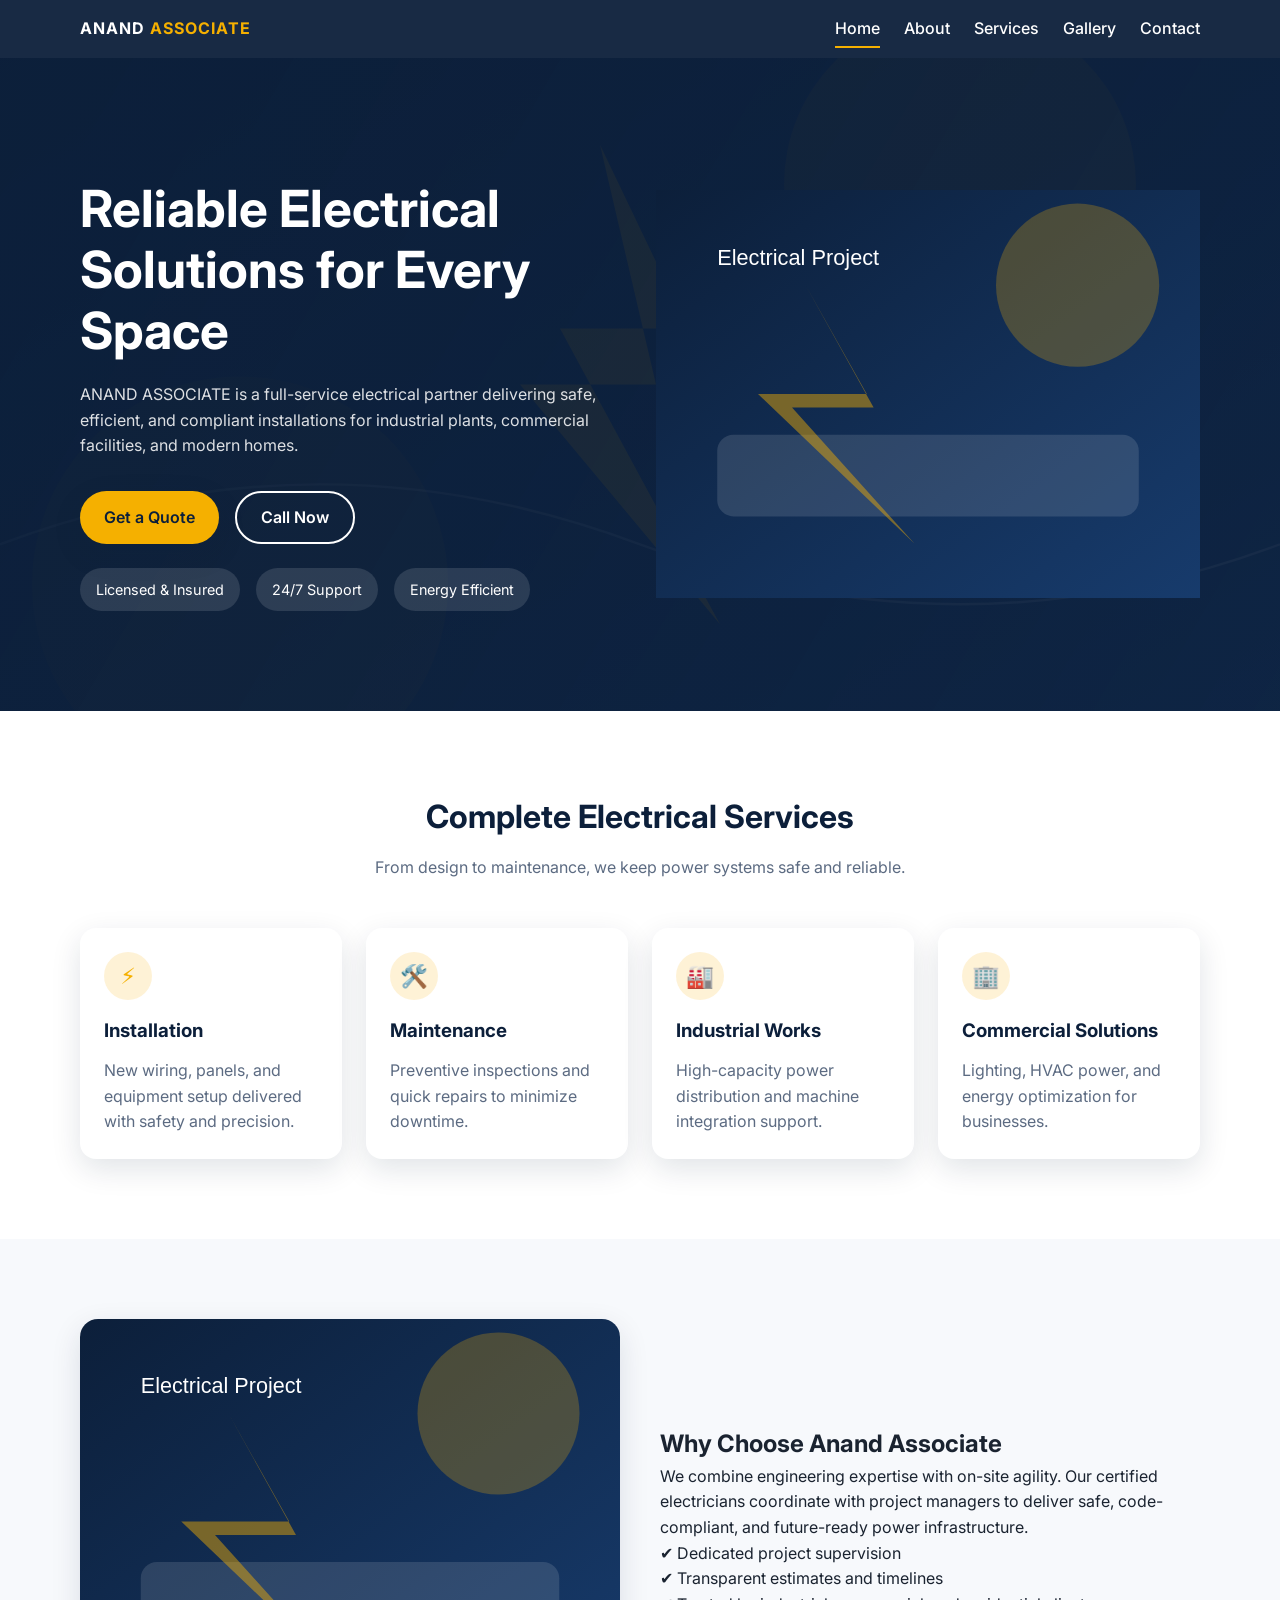
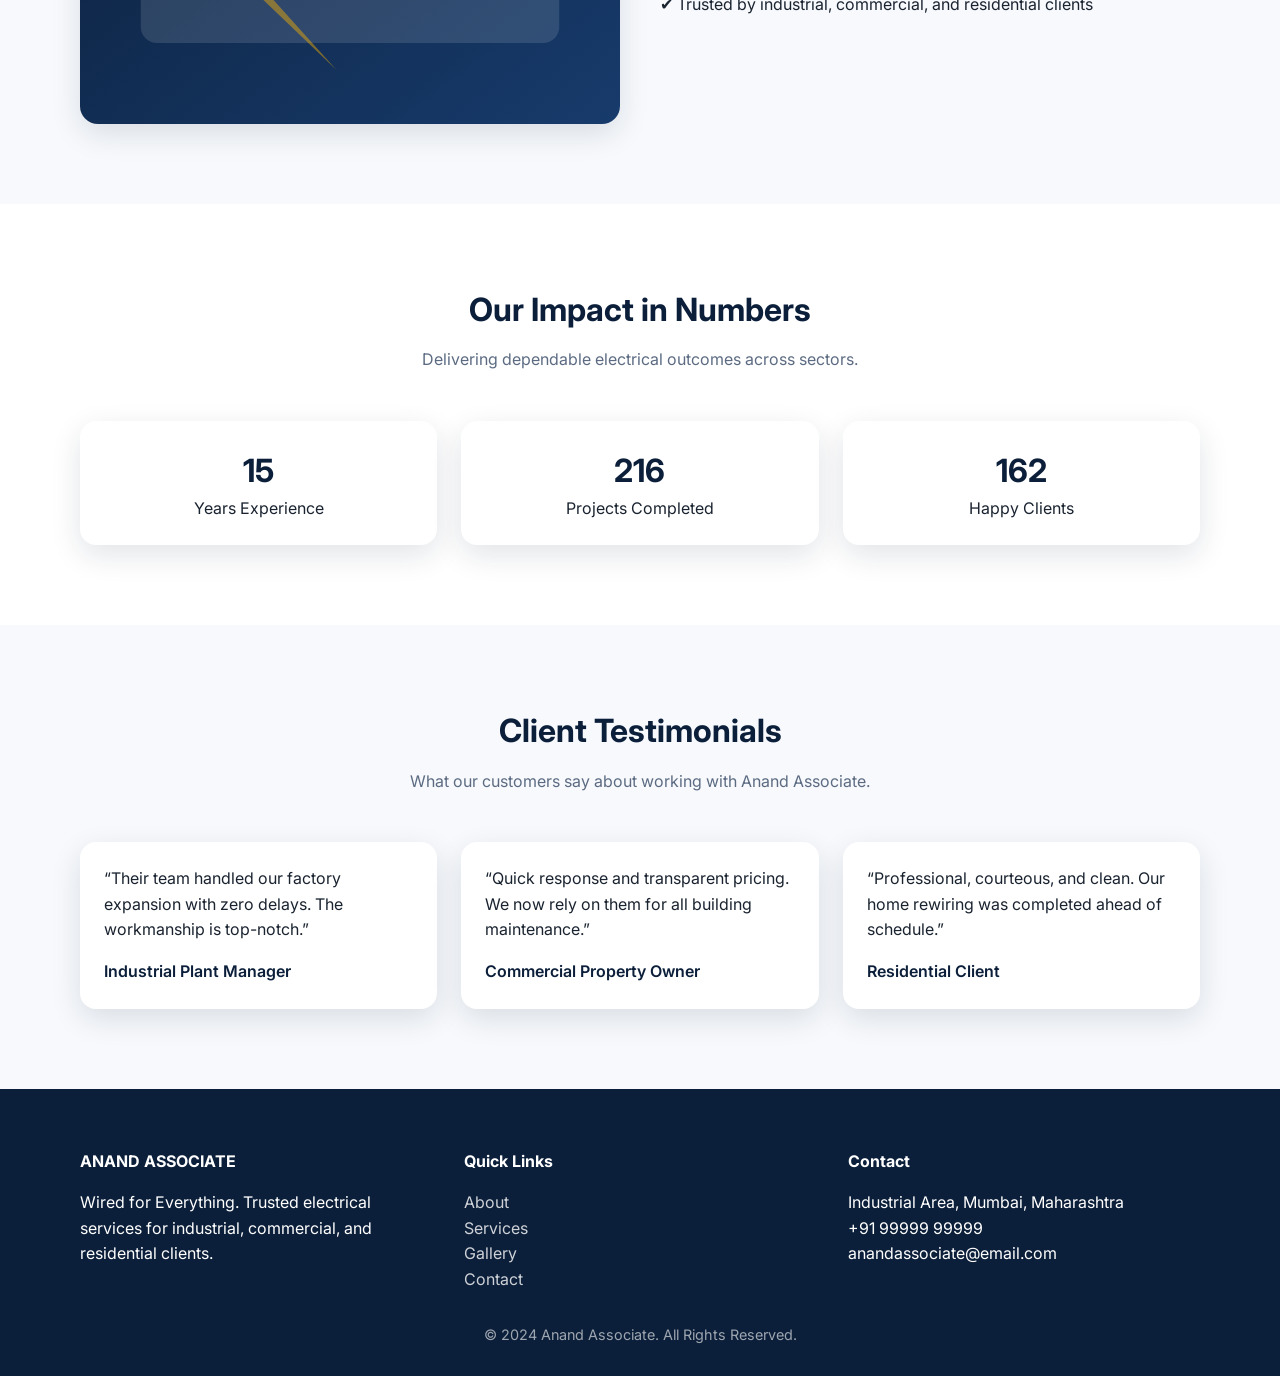
<file: index.html>
<!DOCTYPE html>
<html lang="en">
<head>
  <meta charset="UTF-8">
  <meta name="viewport" content="width=device-width, initial-scale=1.0">
  <title>ANAND ASSOCIATE | Electrical Services</title>
  <meta name="description" content="ANAND ASSOCIATE provides professional electrical services for industrial, commercial, and residential clients." />
  <link rel="preconnect" href="https://fonts.googleapis.com">
  <link rel="preconnect" href="https://fonts.gstatic.com" crossorigin>
  <link href="https://fonts.googleapis.com/css2?family=Inter:wght@400;500;600;700&display=swap" rel="stylesheet">
  <link rel="stylesheet" href="css/style.css">
</head>
<body>
  <header>
    <div class="container navbar">
      <a class="logo" href="index.html">
        <strong>ANAND <span>ASSOCIATE</span></strong>
      </a>
      <nav class="nav-links">
        <a class="active" href="index.html">Home</a>
        <a href="about.html">About</a>
        <a href="services.html">Services</a>
        <a href="gallery.html">Gallery</a>
        <a href="contact.html">Contact</a>
      </nav>
      <div class="menu-toggle" aria-label="Toggle menu">
        <span></span>
        <span></span>
        <span></span>
      </div>
    </div>
  </header>

  <section class="hero">
    <div class="container hero-content">
      <div class="hero-text fade-up">
        <h1>Reliable Electrical Solutions for Every Space</h1>
        <p>
          ANAND ASSOCIATE is a full-service electrical partner delivering safe, efficient, and compliant
          installations for industrial plants, commercial facilities, and modern homes.
        </p>
        <div class="hero-actions">
          <a class="btn btn-primary" href="contact.html">Get a Quote</a>
          <a class="btn btn-outline" href="tel:+919999999999">Call Now</a>
        </div>
        <div class="hero-badges">
          <div class="badge">Licensed &amp; Insured</div>
          <div class="badge">24/7 Support</div>
          <div class="badge">Energy Efficient</div>
        </div>
      </div>
      <div class="fade-up">
        <img src="assets/images/gallery-1.svg" alt="Electrical team at work">
      </div>
    </div>
  </section>

  <section class="section">
    <div class="container">
      <div class="section-title fade-up">
        <h2>Complete Electrical Services</h2>
        <p>From design to maintenance, we keep power systems safe and reliable.</p>
      </div>
      <div class="card-grid">
        <article class="card fade-up">
          <div class="icon-circle">⚡</div>
          <h3>Installation</h3>
          <p>New wiring, panels, and equipment setup delivered with safety and precision.</p>
        </article>
        <article class="card fade-up">
          <div class="icon-circle">🛠️</div>
          <h3>Maintenance</h3>
          <p>Preventive inspections and quick repairs to minimize downtime.</p>
        </article>
        <article class="card fade-up">
          <div class="icon-circle">🏭</div>
          <h3>Industrial Works</h3>
          <p>High-capacity power distribution and machine integration support.</p>
        </article>
        <article class="card fade-up">
          <div class="icon-circle">🏢</div>
          <h3>Commercial Solutions</h3>
          <p>Lighting, HVAC power, and energy optimization for businesses.</p>
        </article>
      </div>
    </div>
  </section>

  <section class="section highlight">
    <div class="container split">
      <div class="fade-up">
        <img src="assets/images/gallery-2.svg" alt="Electrical planning and design">
      </div>
      <div class="fade-up">
        <h2>Why Choose Anand Associate</h2>
        <p>
          We combine engineering expertise with on-site agility. Our certified electricians coordinate
          with project managers to deliver safe, code-compliant, and future-ready power infrastructure.
        </p>
        <ul>
          <li>✔ Dedicated project supervision</li>
          <li>✔ Transparent estimates and timelines</li>
          <li>✔ Trusted by industrial, commercial, and residential clients</li>
        </ul>
      </div>
    </div>
  </section>

  <section class="section">
    <div class="container">
      <div class="section-title fade-up">
        <h2>Our Impact in Numbers</h2>
        <p>Delivering dependable electrical outcomes across sectors.</p>
      </div>
      <div class="stats">
        <div class="stat fade-up">
          <h3 data-counter="15">0</h3>
          <p>Years Experience</p>
        </div>
        <div class="stat fade-up">
          <h3 data-counter="620">0</h3>
          <p>Projects Completed</p>
        </div>
        <div class="stat fade-up">
          <h3 data-counter="480">0</h3>
          <p>Happy Clients</p>
        </div>
      </div>
    </div>
  </section>

  <section class="section highlight">
    <div class="container">
      <div class="section-title fade-up">
        <h2>Client Testimonials</h2>
        <p>What our customers say about working with Anand Associate.</p>
      </div>
      <div class="testimonials">
        <div class="testimonial fade-up">
          <p>“Their team handled our factory expansion with zero delays. The workmanship is top-notch.”</p>
          <span>Industrial Plant Manager</span>
        </div>
        <div class="testimonial fade-up">
          <p>“Quick response and transparent pricing. We now rely on them for all building maintenance.”</p>
          <span>Commercial Property Owner</span>
        </div>
        <div class="testimonial fade-up">
          <p>“Professional, courteous, and clean. Our home rewiring was completed ahead of schedule.”</p>
          <span>Residential Client</span>
        </div>
      </div>
    </div>
  </section>

  <footer class="footer">
    <div class="container footer-grid">
      <div>
        <h4>ANAND ASSOCIATE</h4>
        <p>Wired for Everything. Trusted electrical services for industrial, commercial, and residential clients.</p>
      </div>
      <div>
        <h4>Quick Links</h4>
        <ul>
          <li><a href="about.html">About</a></li>
          <li><a href="services.html">Services</a></li>
          <li><a href="gallery.html">Gallery</a></li>
          <li><a href="contact.html">Contact</a></li>
        </ul>
      </div>
      <div>
        <h4>Contact</h4>
        <p>Industrial Area, Mumbai, Maharashtra</p>
        <p>+91 99999 99999</p>
        <p>anandassociate@email.com</p>
      </div>
    </div>
    <div class="footer-bottom">© 2024 Anand Associate. All Rights Reserved.</div>
  </footer>

  <script src="js/script.js"></script>
</body>
</html>
</file>
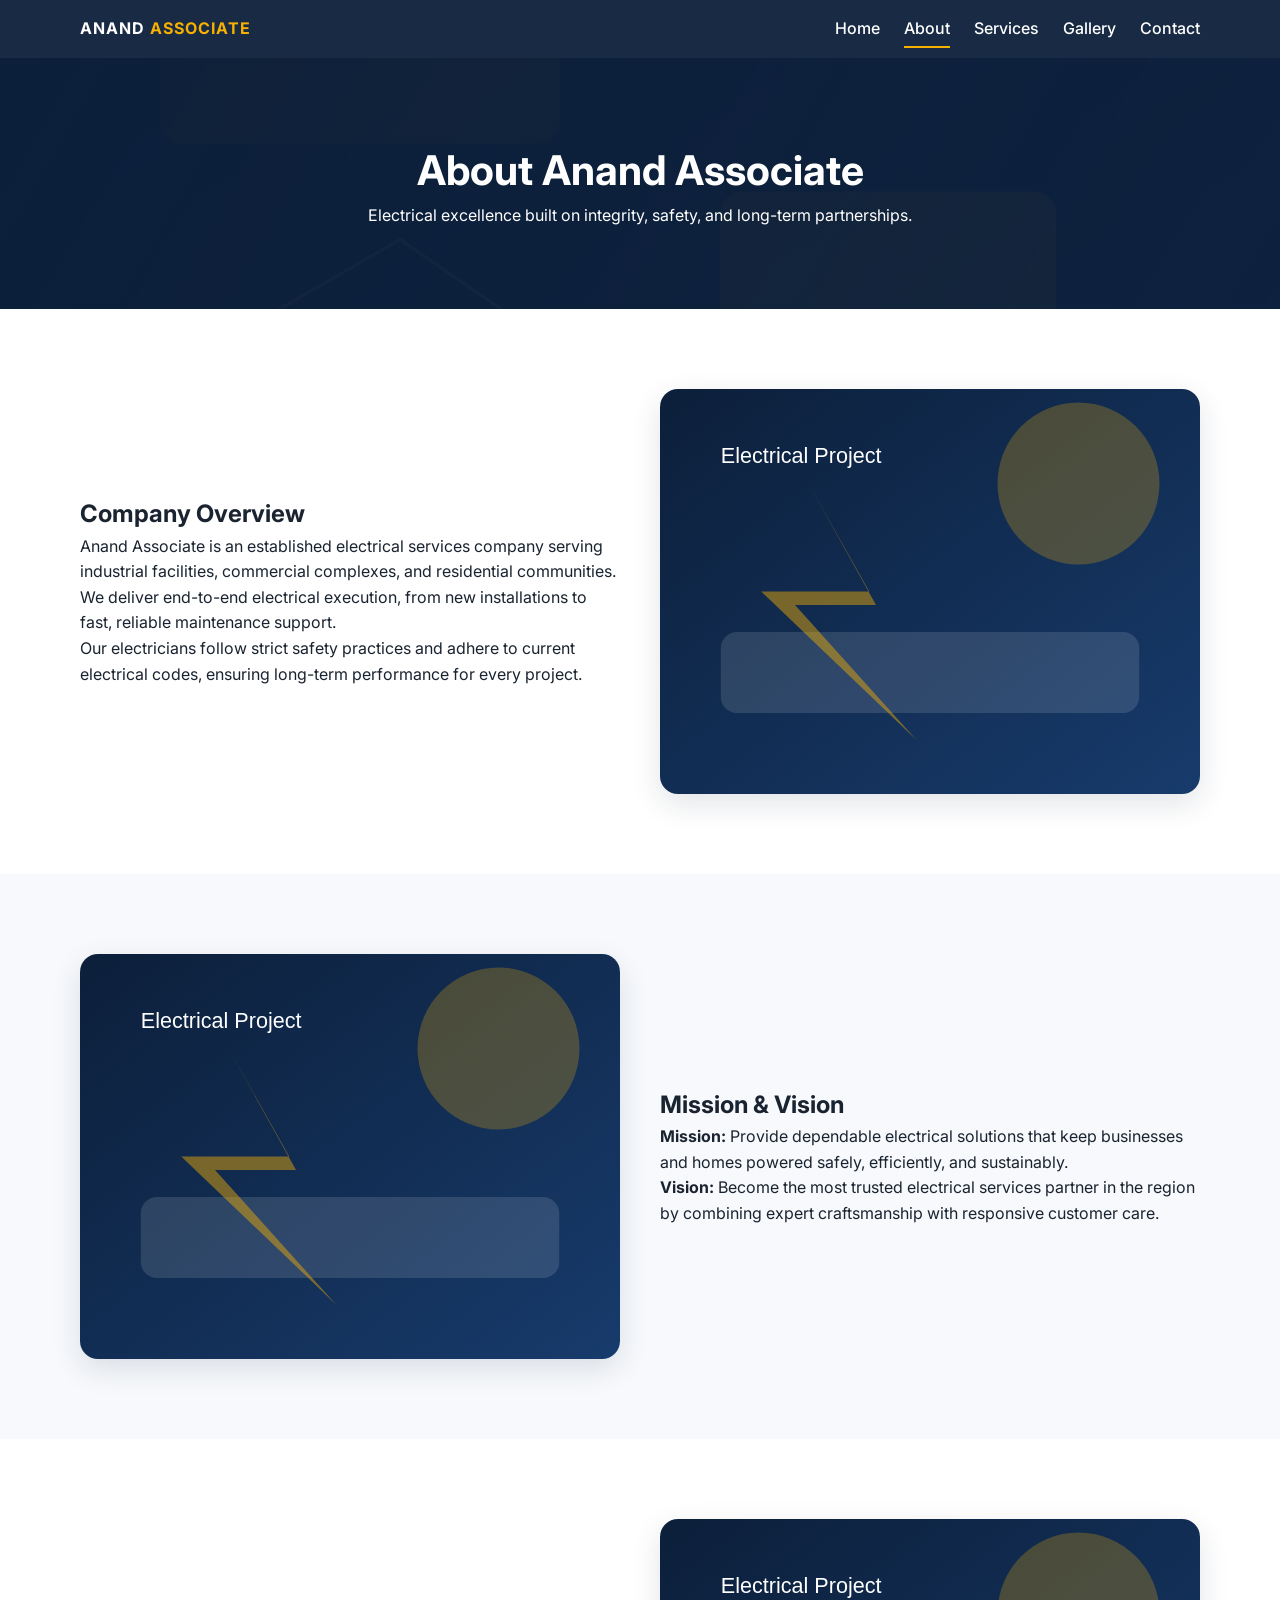
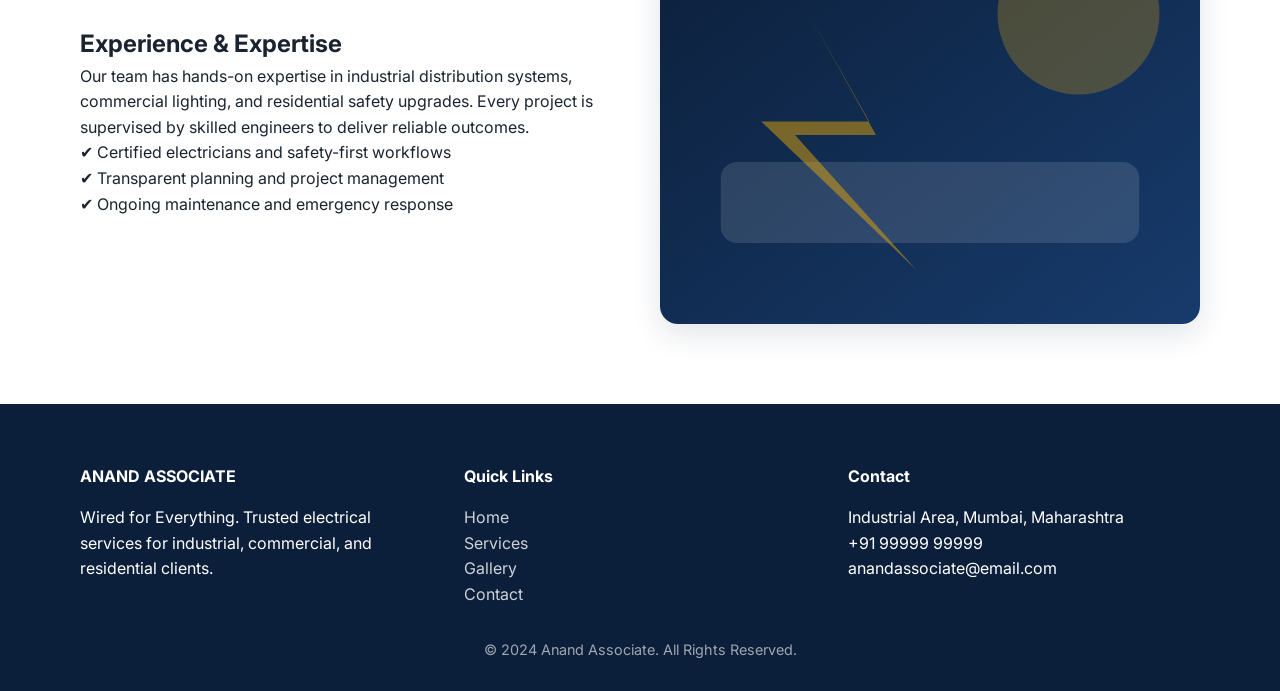
<file: about.html>
<!DOCTYPE html>
<html lang="en">
<head>
  <meta charset="UTF-8">
  <meta name="viewport" content="width=device-width, initial-scale=1.0">
  <title>About Us | ANAND ASSOCIATE</title>
  <meta name="description" content="Learn about Anand Associate's mission, experience, and trusted electrical services." />
  <link rel="preconnect" href="https://fonts.googleapis.com">
  <link rel="preconnect" href="https://fonts.gstatic.com" crossorigin>
  <link href="https://fonts.googleapis.com/css2?family=Inter:wght@400;500;600;700&display=swap" rel="stylesheet">
  <link rel="stylesheet" href="css/style.css">
</head>
<body>
  <header>
    <div class="container navbar">
      <a class="logo" href="index.html">
        <strong>ANAND <span>ASSOCIATE</span></strong>
      </a>
      <nav class="nav-links">
        <a href="index.html">Home</a>
        <a class="active" href="about.html">About</a>
        <a href="services.html">Services</a>
        <a href="gallery.html">Gallery</a>
        <a href="contact.html">Contact</a>
      </nav>
      <div class="menu-toggle" aria-label="Toggle menu">
        <span></span>
        <span></span>
        <span></span>
      </div>
    </div>
  </header>

  <section class="page-hero">
    <div class="container">
      <h1>About Anand Associate</h1>
      <p>Electrical excellence built on integrity, safety, and long-term partnerships.</p>
    </div>
  </section>

  <section class="section">
    <div class="container split">
      <div class="fade-up">
        <h2>Company Overview</h2>
        <p>
          Anand Associate is an established electrical services company serving industrial facilities,
          commercial complexes, and residential communities. We deliver end-to-end electrical execution,
          from new installations to fast, reliable maintenance support.
        </p>
        <p>
          Our electricians follow strict safety practices and adhere to current electrical codes, ensuring
          long-term performance for every project.
        </p>
      </div>
      <div class="fade-up">
        <img src="assets/images/gallery-3.svg" alt="Electrical professionals in discussion">
      </div>
    </div>
  </section>

  <section class="section highlight">
    <div class="container split">
      <div class="fade-up">
        <img src="assets/images/gallery-4.svg" alt="Electrical control panel">
      </div>
      <div class="fade-up">
        <h2>Mission &amp; Vision</h2>
        <p>
          <strong>Mission:</strong> Provide dependable electrical solutions that keep businesses and homes
          powered safely, efficiently, and sustainably.
        </p>
        <p>
          <strong>Vision:</strong> Become the most trusted electrical services partner in the region by
          combining expert craftsmanship with responsive customer care.
        </p>
      </div>
    </div>
  </section>

  <section class="section">
    <div class="container split">
      <div class="fade-up">
        <h2>Experience &amp; Expertise</h2>
        <p>
          Our team has hands-on expertise in industrial distribution systems, commercial lighting, and
          residential safety upgrades. Every project is supervised by skilled engineers to deliver
          reliable outcomes.
        </p>
        <ul>
          <li>✔ Certified electricians and safety-first workflows</li>
          <li>✔ Transparent planning and project management</li>
          <li>✔ Ongoing maintenance and emergency response</li>
        </ul>
      </div>
      <div class="fade-up">
        <img src="assets/images/gallery-5.svg" alt="Electrical wiring and tools">
      </div>
    </div>
  </section>

  <footer class="footer">
    <div class="container footer-grid">
      <div>
        <h4>ANAND ASSOCIATE</h4>
        <p>Wired for Everything. Trusted electrical services for industrial, commercial, and residential clients.</p>
      </div>
      <div>
        <h4>Quick Links</h4>
        <ul>
          <li><a href="index.html">Home</a></li>
          <li><a href="services.html">Services</a></li>
          <li><a href="gallery.html">Gallery</a></li>
          <li><a href="contact.html">Contact</a></li>
        </ul>
      </div>
      <div>
        <h4>Contact</h4>
        <p>Industrial Area, Mumbai, Maharashtra</p>
        <p>+91 99999 99999</p>
        <p>anandassociate@email.com</p>
      </div>
    </div>
    <div class="footer-bottom">© 2024 Anand Associate. All Rights Reserved.</div>
  </footer>

  <script src="js/script.js"></script>
</body>
</html>
</file>
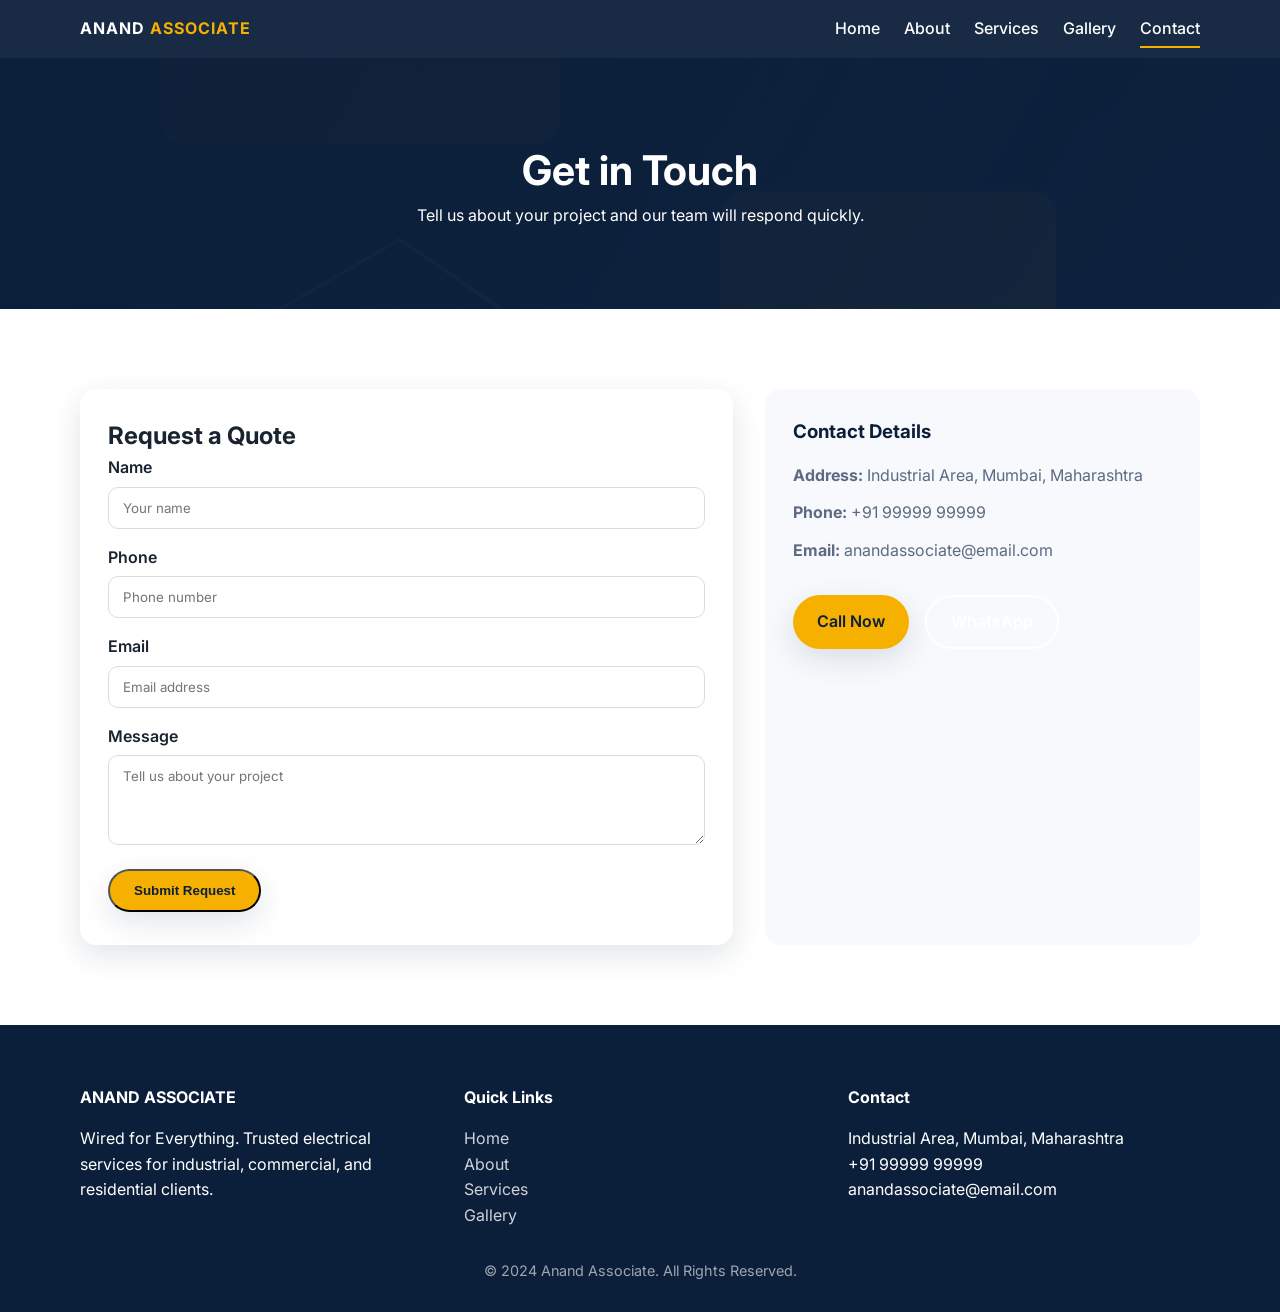
<file: contact.html>
<!DOCTYPE html>
<html lang="en">
<head>
  <meta charset="UTF-8">
  <meta name="viewport" content="width=device-width, initial-scale=1.0">
  <title>Contact | ANAND ASSOCIATE</title>
  <meta name="description" content="Contact Anand Associate for electrical service inquiries and quotes." />
  <link rel="preconnect" href="https://fonts.googleapis.com">
  <link rel="preconnect" href="https://fonts.gstatic.com" crossorigin>
  <link href="https://fonts.googleapis.com/css2?family=Inter:wght@400;500;600;700&display=swap" rel="stylesheet">
  <link rel="stylesheet" href="css/style.css">
</head>
<body>
  <header>
    <div class="container navbar">
      <a class="logo" href="index.html">
        <strong>ANAND <span>ASSOCIATE</span></strong>
      </a>
      <nav class="nav-links">
        <a href="index.html">Home</a>
        <a href="about.html">About</a>
        <a href="services.html">Services</a>
        <a href="gallery.html">Gallery</a>
        <a class="active" href="contact.html">Contact</a>
      </nav>
      <div class="menu-toggle" aria-label="Toggle menu">
        <span></span>
        <span></span>
        <span></span>
      </div>
    </div>
  </header>

  <section class="page-hero">
    <div class="container">
      <h1>Get in Touch</h1>
      <p>Tell us about your project and our team will respond quickly.</p>
    </div>
  </section>

  <section class="section">
    <div class="container contact-grid">
      <div class="contact-form fade-up">
        <h2>Request a Quote</h2>
        <form action="mailto:anandassociate0823@gmail.com" method="post" enctype="text/plain">
          <label for="name">Name</label>
          <input id="name" type="text" placeholder="Your name" required>

          <label for="phone">Phone</label>
          <input id="phone" type="tel" placeholder="Phone number" required>

          <label for="email">Email</label>
          <input id="email" type="email" placeholder="Email address" required>

          <label for="message">Message</label>
          <textarea id="message" rows="4" placeholder="Tell us about your project" required></textarea>

          <button class="btn btn-primary" type="submit">Submit Request</button>
        </form>
      </div>
      <div class="contact-details fade-up">
        <h3>Contact Details</h3>
        <p><strong>Address:</strong> Industrial Area, Mumbai, Maharashtra</p>
        <p><strong>Phone:</strong> +91 99999 99999</p>
        <p><strong>Email:</strong> anandassociate@email.com</p>
        <div class="hero-actions">
          <a class="btn btn-primary" href="tel:+919999999999">Call Now</a>
          <a class="btn btn-outline" href="https://wa.me/919999999999">WhatsApp</a>
        </div>
        <iframe
          class="map"
          title="Google Map"
          loading="lazy"
          referrerpolicy="no-referrer-when-downgrade"
          src="https://maps.google.com/maps?q=Mumbai%20Maharashtra&t=&z=12&ie=UTF8&iwloc=&output=embed">
        </iframe>
      </div>
    </div>
  </section>

  <footer class="footer">
    <div class="container footer-grid">
      <div>
        <h4>ANAND ASSOCIATE</h4>
        <p>Wired for Everything. Trusted electrical services for industrial, commercial, and residential clients.</p>
      </div>
      <div>
        <h4>Quick Links</h4>
        <ul>
          <li><a href="index.html">Home</a></li>
          <li><a href="about.html">About</a></li>
          <li><a href="services.html">Services</a></li>
          <li><a href="gallery.html">Gallery</a></li>
        </ul>
      </div>
      <div>
        <h4>Contact</h4>
        <p>Industrial Area, Mumbai, Maharashtra</p>
        <p>+91 99999 99999</p>
        <p>anandassociate@email.com</p>
      </div>
    </div>
    <div class="footer-bottom">© 2024 Anand Associate. All Rights Reserved.</div>
  </footer>

  <script src="js/script.js"></script>
</body>
</html>
</file>
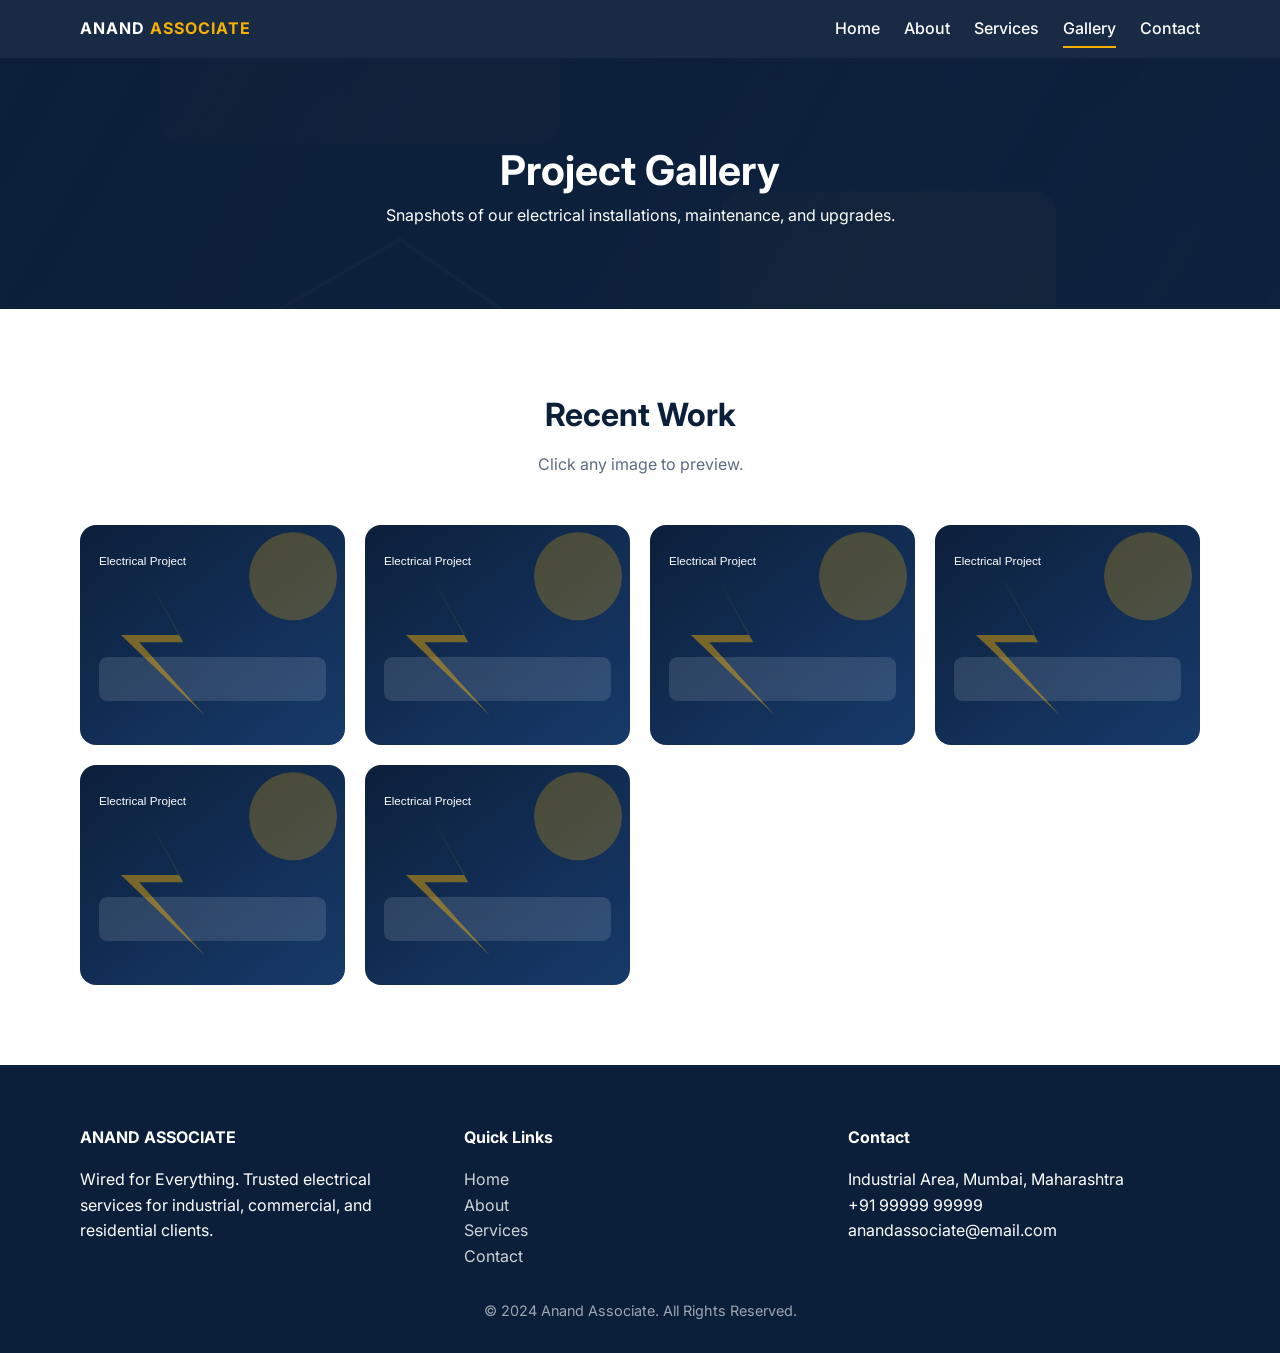
<file: gallery.html>
<!DOCTYPE html>
<html lang="en">
<head>
  <meta charset="UTF-8">
  <meta name="viewport" content="width=device-width, initial-scale=1.0">
  <title>Gallery | ANAND ASSOCIATE</title>
  <meta name="description" content="Browse recent electrical projects completed by Anand Associate." />
  <link rel="preconnect" href="https://fonts.googleapis.com">
  <link rel="preconnect" href="https://fonts.gstatic.com" crossorigin>
  <link href="https://fonts.googleapis.com/css2?family=Inter:wght@400;500;600;700&display=swap" rel="stylesheet">
  <link rel="stylesheet" href="css/style.css">
</head>
<body>
  <header>
    <div class="container navbar">
      <a class="logo" href="index.html">
        <strong>ANAND <span>ASSOCIATE</span></strong>
      </a>
      <nav class="nav-links">
        <a href="index.html">Home</a>
        <a href="about.html">About</a>
        <a href="services.html">Services</a>
        <a class="active" href="gallery.html">Gallery</a>
        <a href="contact.html">Contact</a>
      </nav>
      <div class="menu-toggle" aria-label="Toggle menu">
        <span></span>
        <span></span>
        <span></span>
      </div>
    </div>
  </header>

  <section class="page-hero">
    <div class="container">
      <h1>Project Gallery</h1>
      <p>Snapshots of our electrical installations, maintenance, and upgrades.</p>
    </div>
  </section>

  <section class="section">
    <div class="container">
      <div class="section-title fade-up">
        <h2>Recent Work</h2>
        <p>Click any image to preview.</p>
      </div>
      <div class="gallery-grid">
        <div class="gallery-item fade-up">
          <img src="assets/images/gallery-1.svg" alt="Industrial wiring">
          <div class="gallery-overlay">View</div>
        </div>
        <div class="gallery-item fade-up">
          <img src="assets/images/gallery-2.svg" alt="Control panel installation">
          <div class="gallery-overlay">View</div>
        </div>
        <div class="gallery-item fade-up">
          <img src="assets/images/gallery-3.svg" alt="Commercial lighting">
          <div class="gallery-overlay">View</div>
        </div>
        <div class="gallery-item fade-up">
          <img src="assets/images/gallery-4.svg" alt="Residential upgrade">
          <div class="gallery-overlay">View</div>
        </div>
        <div class="gallery-item fade-up">
          <img src="assets/images/gallery-5.svg" alt="Cable management">
          <div class="gallery-overlay">View</div>
        </div>
        <div class="gallery-item fade-up">
          <img src="assets/images/gallery-6.svg" alt="Preventive maintenance">
          <div class="gallery-overlay">View</div>
        </div>
      </div>
    </div>
  </section>

  <div class="modal" aria-hidden="true">
    <img src="assets/images/gallery-1.svg" alt="Gallery preview">
  </div>

  <footer class="footer">
    <div class="container footer-grid">
      <div>
        <h4>ANAND ASSOCIATE</h4>
        <p>Wired for Everything. Trusted electrical services for industrial, commercial, and residential clients.</p>
      </div>
      <div>
        <h4>Quick Links</h4>
        <ul>
          <li><a href="index.html">Home</a></li>
          <li><a href="about.html">About</a></li>
          <li><a href="services.html">Services</a></li>
          <li><a href="contact.html">Contact</a></li>
        </ul>
      </div>
      <div>
        <h4>Contact</h4>
        <p>Industrial Area, Mumbai, Maharashtra</p>
        <p>+91 99999 99999</p>
        <p>anandassociate@email.com</p>
      </div>
    </div>
    <div class="footer-bottom">© 2024 Anand Associate. All Rights Reserved.</div>
  </footer>

  <script src="js/script.js"></script>
</body>
</html>
</file>
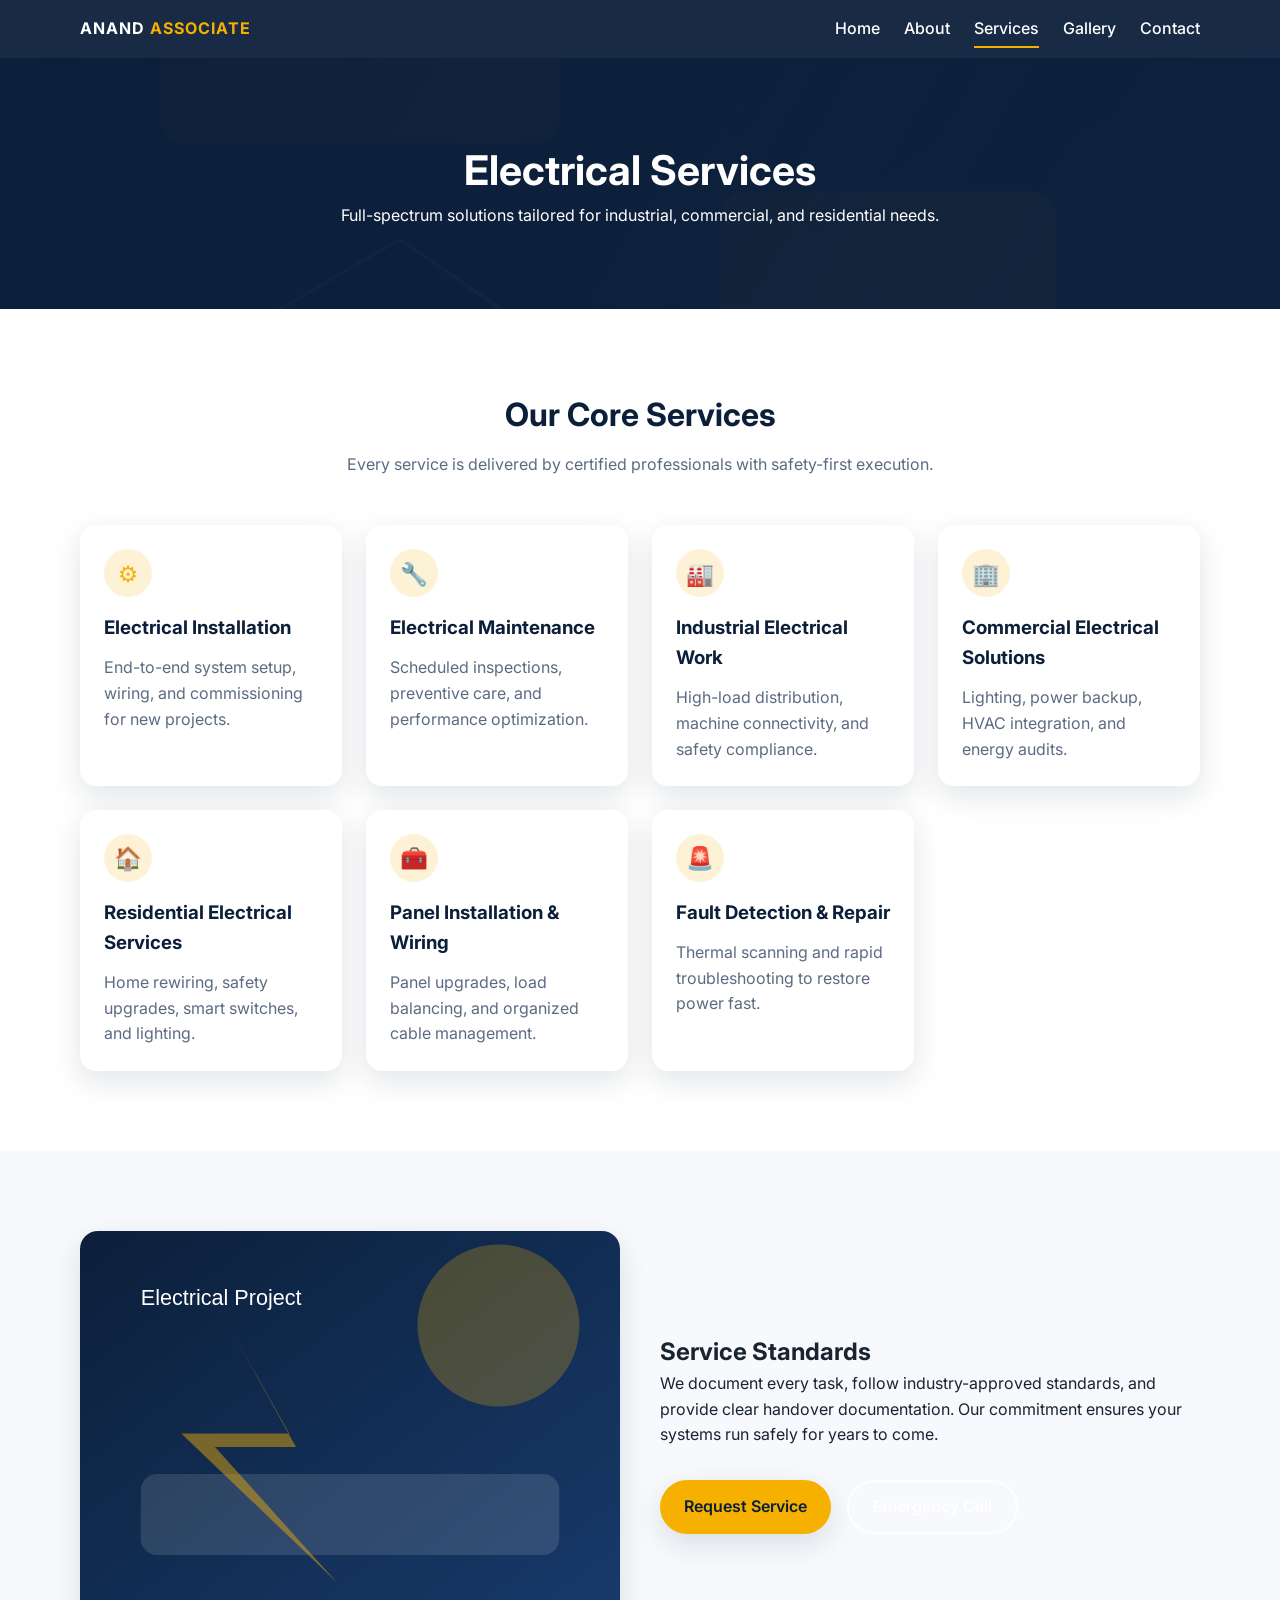
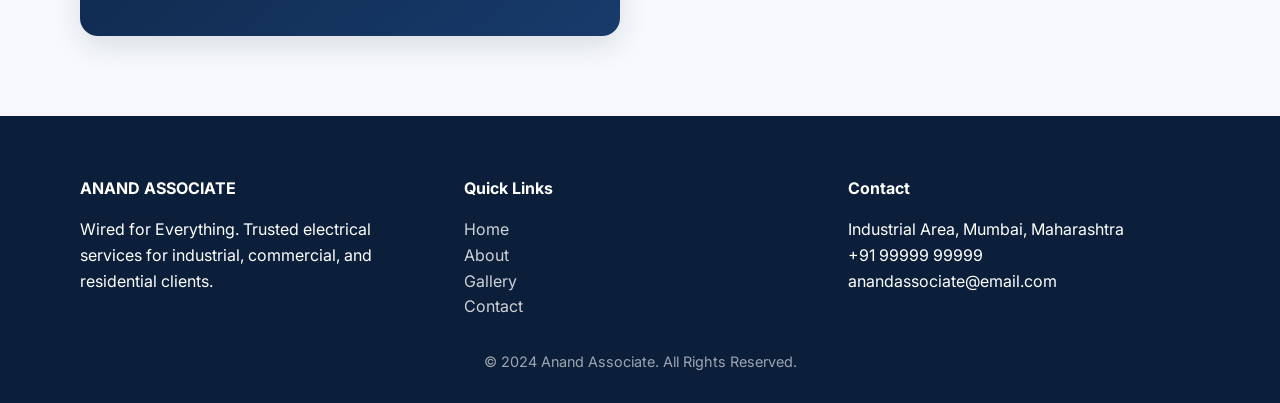
<file: services.html>
<!DOCTYPE html>
<html lang="en">
<head>
  <meta charset="UTF-8">
  <meta name="viewport" content="width=device-width, initial-scale=1.0">
  <title>Services | ANAND ASSOCIATE</title>
  <meta name="description" content="Explore Anand Associate's electrical installation, maintenance, and industrial solutions." />
  <link rel="preconnect" href="https://fonts.googleapis.com">
  <link rel="preconnect" href="https://fonts.gstatic.com" crossorigin>
  <link href="https://fonts.googleapis.com/css2?family=Inter:wght@400;500;600;700&display=swap" rel="stylesheet">
  <link rel="stylesheet" href="css/style.css">
</head>
<body>
  <header>
    <div class="container navbar">
      <a class="logo" href="index.html">
        <strong>ANAND <span>ASSOCIATE</span></strong>
      </a>
      <nav class="nav-links">
        <a href="index.html">Home</a>
        <a href="about.html">About</a>
        <a class="active" href="services.html">Services</a>
        <a href="gallery.html">Gallery</a>
        <a href="contact.html">Contact</a>
      </nav>
      <div class="menu-toggle" aria-label="Toggle menu">
        <span></span>
        <span></span>
        <span></span>
      </div>
    </div>
  </header>

  <section class="page-hero">
    <div class="container">
      <h1>Electrical Services</h1>
      <p>Full-spectrum solutions tailored for industrial, commercial, and residential needs.</p>
    </div>
  </section>

  <section class="section">
    <div class="container">
      <div class="section-title fade-up">
        <h2>Our Core Services</h2>
        <p>Every service is delivered by certified professionals with safety-first execution.</p>
      </div>
      <div class="card-grid">
        <article class="card fade-up">
          <div class="icon-circle">⚙️</div>
          <h3>Electrical Installation</h3>
          <p>End-to-end system setup, wiring, and commissioning for new projects.</p>
        </article>
        <article class="card fade-up">
          <div class="icon-circle">🔧</div>
          <h3>Electrical Maintenance</h3>
          <p>Scheduled inspections, preventive care, and performance optimization.</p>
        </article>
        <article class="card fade-up">
          <div class="icon-circle">🏭</div>
          <h3>Industrial Electrical Work</h3>
          <p>High-load distribution, machine connectivity, and safety compliance.</p>
        </article>
        <article class="card fade-up">
          <div class="icon-circle">🏢</div>
          <h3>Commercial Electrical Solutions</h3>
          <p>Lighting, power backup, HVAC integration, and energy audits.</p>
        </article>
        <article class="card fade-up">
          <div class="icon-circle">🏠</div>
          <h3>Residential Electrical Services</h3>
          <p>Home rewiring, safety upgrades, smart switches, and lighting.</p>
        </article>
        <article class="card fade-up">
          <div class="icon-circle">🧰</div>
          <h3>Panel Installation &amp; Wiring</h3>
          <p>Panel upgrades, load balancing, and organized cable management.</p>
        </article>
        <article class="card fade-up">
          <div class="icon-circle">🚨</div>
          <h3>Fault Detection &amp; Repair</h3>
          <p>Thermal scanning and rapid troubleshooting to restore power fast.</p>
        </article>
      </div>
    </div>
  </section>

  <section class="section highlight">
    <div class="container split">
      <div class="fade-up">
        <img src="assets/images/gallery-6.svg" alt="Electrical service planning">
      </div>
      <div class="fade-up">
        <h2>Service Standards</h2>
        <p>
          We document every task, follow industry-approved standards, and provide clear handover
          documentation. Our commitment ensures your systems run safely for years to come.
        </p>
        <div class="hero-actions">
          <a class="btn btn-primary" href="contact.html">Request Service</a>
          <a class="btn btn-outline" href="tel:+919999999999">Emergency Call</a>
        </div>
      </div>
    </div>
  </section>

  <footer class="footer">
    <div class="container footer-grid">
      <div>
        <h4>ANAND ASSOCIATE</h4>
        <p>Wired for Everything. Trusted electrical services for industrial, commercial, and residential clients.</p>
      </div>
      <div>
        <h4>Quick Links</h4>
        <ul>
          <li><a href="index.html">Home</a></li>
          <li><a href="about.html">About</a></li>
          <li><a href="gallery.html">Gallery</a></li>
          <li><a href="contact.html">Contact</a></li>
        </ul>
      </div>
      <div>
        <h4>Contact</h4>
        <p>Industrial Area, Mumbai, Maharashtra</p>
        <p>+91 99999 99999</p>
        <p>anandassociate@email.com</p>
      </div>
    </div>
    <div class="footer-bottom">© 2024 Anand Associate. All Rights Reserved.</div>
  </footer>

  <script src="js/script.js"></script>
</body>
</html>
</file>
<file: css/style.css>
:root {
  --navy: #0c1f3a;
  --blue: #173b6c;
  --yellow: #f5b000;
  --light: #f7f9fc;
  --text: #1a2330;
  --muted: #5c6b82;
  --shadow: 0 10px 30px rgba(12, 31, 58, 0.12);
}

* {
  margin: 0;
  padding: 0;
  box-sizing: border-box;
}

html {
  scroll-behavior: smooth;
}

body {
  font-family: "Inter", system-ui, -apple-system, sans-serif;
  color: var(--text);
  background: #ffffff;
  line-height: 1.6;
}

img {
  max-width: 100%;
  display: block;
}

a {
  text-decoration: none;
  color: inherit;
}

ul {
  list-style: none;
}

.container {
  width: min(1120px, 90%);
  margin: 0 auto;
}

.section {
  padding: 80px 0;
}

.section-title {
  text-align: center;
  margin-bottom: 48px;
}

.section-title h2 {
  font-size: clamp(1.6rem, 2.5vw, 2.4rem);
  color: var(--navy);
}

.section-title p {
  margin-top: 12px;
  color: var(--muted);
}

.btn {
  display: inline-flex;
  align-items: center;
  gap: 10px;
  padding: 12px 24px;
  border-radius: 999px;
  font-weight: 600;
  transition: transform 0.2s ease, box-shadow 0.2s ease, background 0.2s ease;
}

.btn-primary {
  background: var(--yellow);
  color: var(--navy);
  box-shadow: var(--shadow);
}

.btn-primary:hover {
  transform: translateY(-2px);
}

.btn-outline {
  border: 2px solid #ffffff;
  color: #ffffff;
}

.btn-outline:hover {
  background: rgba(255, 255, 255, 0.12);
}

header {
  position: sticky;
  top: 0;
  width: 100%;
  z-index: 1000;
  background: rgba(12, 31, 58, 0.95);
  backdrop-filter: blur(6px);
}

.navbar {
  display: flex;
  align-items: center;
  justify-content: space-between;
  padding: 16px 0;
  color: #ffffff;
}

.logo {
  display: flex;
  align-items: center;
  gap: 12px;
  font-weight: 700;
  letter-spacing: 1px;
}

.logo span {
  color: var(--yellow);
}

.nav-links {
  display: flex;
  align-items: center;
  gap: 24px;
}

.nav-links a {
  color: #ffffff;
  font-weight: 500;
  position: relative;
}

.nav-links a::after {
  content: "";
  position: absolute;
  bottom: -6px;
  left: 0;
  width: 0;
  height: 2px;
  background: var(--yellow);
  transition: width 0.2s ease;
}

.nav-links a:hover::after,
.nav-links a.active::after {
  width: 100%;
}

.menu-toggle {
  display: none;
  flex-direction: column;
  gap: 5px;
  cursor: pointer;
}

.menu-toggle span {
  width: 24px;
  height: 2px;
  background: #ffffff;
}

.hero {
  background: linear-gradient(120deg, rgba(12, 31, 58, 0.92), rgba(12, 31, 58, 0.8)),
    url("../assets/images/hero-electric.svg") center/cover no-repeat;
  color: #ffffff;
  padding: 120px 0 100px;
}

.hero-content {
  display: grid;
  gap: 32px;
}

.hero-text h1 {
  font-size: clamp(2.2rem, 4vw, 3.4rem);
  line-height: 1.2;
}

.hero-text p {
  margin-top: 20px;
  color: rgba(255, 255, 255, 0.86);
}

.hero-actions {
  margin-top: 32px;
  display: flex;
  flex-wrap: wrap;
  gap: 16px;
}

.hero-badges {
  display: flex;
  gap: 16px;
  flex-wrap: wrap;
  margin-top: 24px;
}

.badge {
  background: rgba(255, 255, 255, 0.12);
  padding: 10px 16px;
  border-radius: 999px;
  font-size: 0.9rem;
}

.card-grid {
  display: grid;
  gap: 24px;
  grid-template-columns: repeat(auto-fit, minmax(220px, 1fr));
}

.card {
  background: #ffffff;
  padding: 24px;
  border-radius: 16px;
  box-shadow: var(--shadow);
  transition: transform 0.2s ease, box-shadow 0.2s ease;
}

.card:hover {
  transform: translateY(-6px);
  box-shadow: 0 18px 40px rgba(12, 31, 58, 0.18);
}

.card h3 {
  margin-top: 16px;
  color: var(--navy);
}

.card p {
  margin-top: 12px;
  color: var(--muted);
}

.icon-circle {
  width: 48px;
  height: 48px;
  border-radius: 50%;
  background: rgba(245, 176, 0, 0.16);
  display: grid;
  place-items: center;
  font-size: 1.4rem;
  color: var(--yellow);
}

.split {
  display: grid;
  gap: 40px;
  align-items: center;
}

.split img {
  border-radius: 18px;
  box-shadow: var(--shadow);
}

.highlight {
  background: var(--light);
}

.stats {
  display: grid;
  gap: 24px;
  grid-template-columns: repeat(auto-fit, minmax(180px, 1fr));
}

.stat {
  background: #ffffff;
  padding: 24px;
  border-radius: 16px;
  text-align: center;
  box-shadow: var(--shadow);
}

.stat h3 {
  font-size: 2rem;
  color: var(--navy);
}

.testimonials {
  display: grid;
  gap: 24px;
  grid-template-columns: repeat(auto-fit, minmax(240px, 1fr));
}

.testimonial {
  background: #ffffff;
  border-radius: 16px;
  padding: 24px;
  box-shadow: var(--shadow);
}

.testimonial span {
  display: inline-block;
  margin-top: 16px;
  font-weight: 600;
  color: var(--navy);
}

.page-hero {
  background: linear-gradient(120deg, rgba(12, 31, 58, 0.92), rgba(12, 31, 58, 0.75)),
    url("../assets/images/hero-secondary.svg") center/cover no-repeat;
  color: #ffffff;
  padding: 80px 0;
  text-align: center;
}

.page-hero h1 {
  font-size: clamp(2rem, 3.2vw, 3rem);
}

.gallery-grid {
  display: grid;
  gap: 20px;
  grid-template-columns: repeat(auto-fit, minmax(220px, 1fr));
}

.gallery-item {
  position: relative;
  overflow: hidden;
  border-radius: 16px;
  cursor: pointer;
}

.gallery-item img {
  width: 100%;
  height: 220px;
  object-fit: cover;
  transition: transform 0.3s ease;
}

.gallery-item:hover img {
  transform: scale(1.05);
}

.gallery-overlay {
  position: absolute;
  inset: 0;
  background: rgba(12, 31, 58, 0.45);
  opacity: 0;
  transition: opacity 0.3s ease;
  display: grid;
  place-items: center;
  color: #ffffff;
  font-weight: 600;
}

.gallery-item:hover .gallery-overlay {
  opacity: 1;
}

.modal {
  position: fixed;
  inset: 0;
  background: rgba(12, 31, 58, 0.85);
  display: none;
  align-items: center;
  justify-content: center;
  padding: 24px;
  z-index: 2000;
}

.modal img {
  max-width: min(900px, 90%);
  border-radius: 12px;
}

.modal.active {
  display: flex;
}

.contact-grid {
  display: grid;
  gap: 32px;
}

.contact-form {
  background: #ffffff;
  padding: 28px;
  border-radius: 16px;
  box-shadow: var(--shadow);
}

.contact-form label {
  font-weight: 600;
  margin-bottom: 6px;
  display: block;
}

.contact-form input,
.contact-form textarea {
  width: 100%;
  padding: 12px 14px;
  border-radius: 10px;
  border: 1px solid #d6dde7;
  margin-bottom: 16px;
  font-family: inherit;
}

.contact-details {
  background: var(--light);
  padding: 28px;
  border-radius: 16px;
}

.contact-details h3 {
  color: var(--navy);
  margin-bottom: 16px;
}

.contact-details p {
  margin-bottom: 12px;
  color: var(--muted);
}

.map {
  border: 0;
  width: 100%;
  height: 260px;
  border-radius: 16px;
}

.footer {
  background: var(--navy);
  color: #ffffff;
  padding: 60px 0 30px;
}

.footer-grid {
  display: grid;
  gap: 32px;
  grid-template-columns: repeat(auto-fit, minmax(200px, 1fr));
}

.footer h4 {
  margin-bottom: 16px;
}

.footer a {
  color: rgba(255, 255, 255, 0.8);
}

.footer-bottom {
  margin-top: 30px;
  text-align: center;
  color: rgba(255, 255, 255, 0.6);
  font-size: 0.9rem;
}

.fade-up {
  opacity: 1;
  transform: translateY(0);
}

.js-enabled .fade-up {
  opacity: 0;
  transform: translateY(20px);
  transition: opacity 0.6s ease, transform 0.6s ease;
}

.js-enabled .fade-up.visible {
  opacity: 1;
  transform: translateY(0);
}

@media (max-width: 860px) {
  .nav-links {
    position: absolute;
    top: 64px;
    right: 5%;
    flex-direction: column;
    background: rgba(12, 31, 58, 0.98);
    padding: 20px;
    border-radius: 16px;
    display: none;
  }

  .nav-links.open {
    display: flex;
  }

  .menu-toggle {
    display: flex;
  }
}

@media (min-width: 900px) {
  .hero-content {
    grid-template-columns: repeat(2, 1fr);
    align-items: center;
  }

  .split {
    grid-template-columns: repeat(2, 1fr);
  }

  .contact-grid {
    grid-template-columns: 1.2fr 0.8fr;
  }
}
</file>
